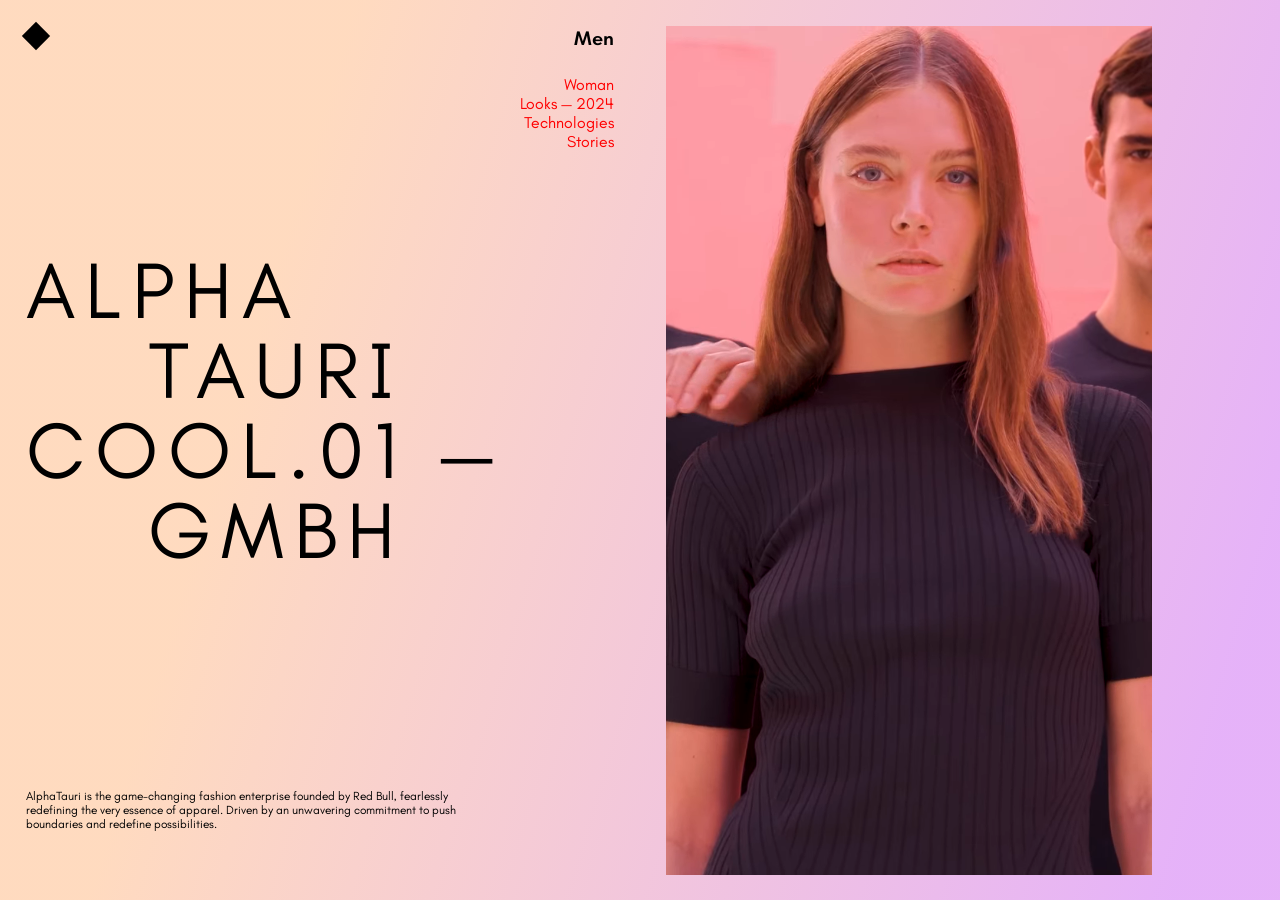
<file: index.html>
<!DOCTYPE html>
<html lang="en">
  <head>
    <meta charset="UTF-8" />
    <meta name="viewport" content="width=device-width, initial-scale=1.0" />
    <title>Alpha Tauri</title>

    <!-- Fonts -->
    <link rel="preconnect" href="https://fonts.googleapis.com" />
    <link rel="preconnect" href="https://fonts.gstatic.com" crossorigin />
    <link
      href="https://fonts.googleapis.com/css2?family=Teachers:ital,wght@0,400..800;1,400..800&display=swap"
      rel="stylesheet"
    />

    <!-- Custom -->
    <link rel="stylesheet" href="styles.css" />
  </head>
  <body>
    <div class="container">
      <header>
        <p class="logo"></p>
        <nav>
          <ul>
            <li>Men</li>
            <li>Woman</li>
            <li>Looks — 2024</li>
            <li>Technologies</li>
            <li>Stories</li>
          </ul>
        </nav>
      </header>
      <main>
        <h1>ALPHA <br />&emsp; TAURI <br />COOL.01 — <br />&emsp; GMBH</h1>
      </main>
      <footer>
        <p>
          AlphaTauri is the game-changing fashion enterprise founded by Red
          Bull, fearlessly redefining the very essence of apparel. Driven by an
          unwavering commitment to push boundaries and redefine possibilities.
        </p>
      </footer>
      <aside>
        <video src="./3Dknit-Header.webm" autoplay muted loop></video>
      </aside>
    </div>
  </body>
</html>
</file>
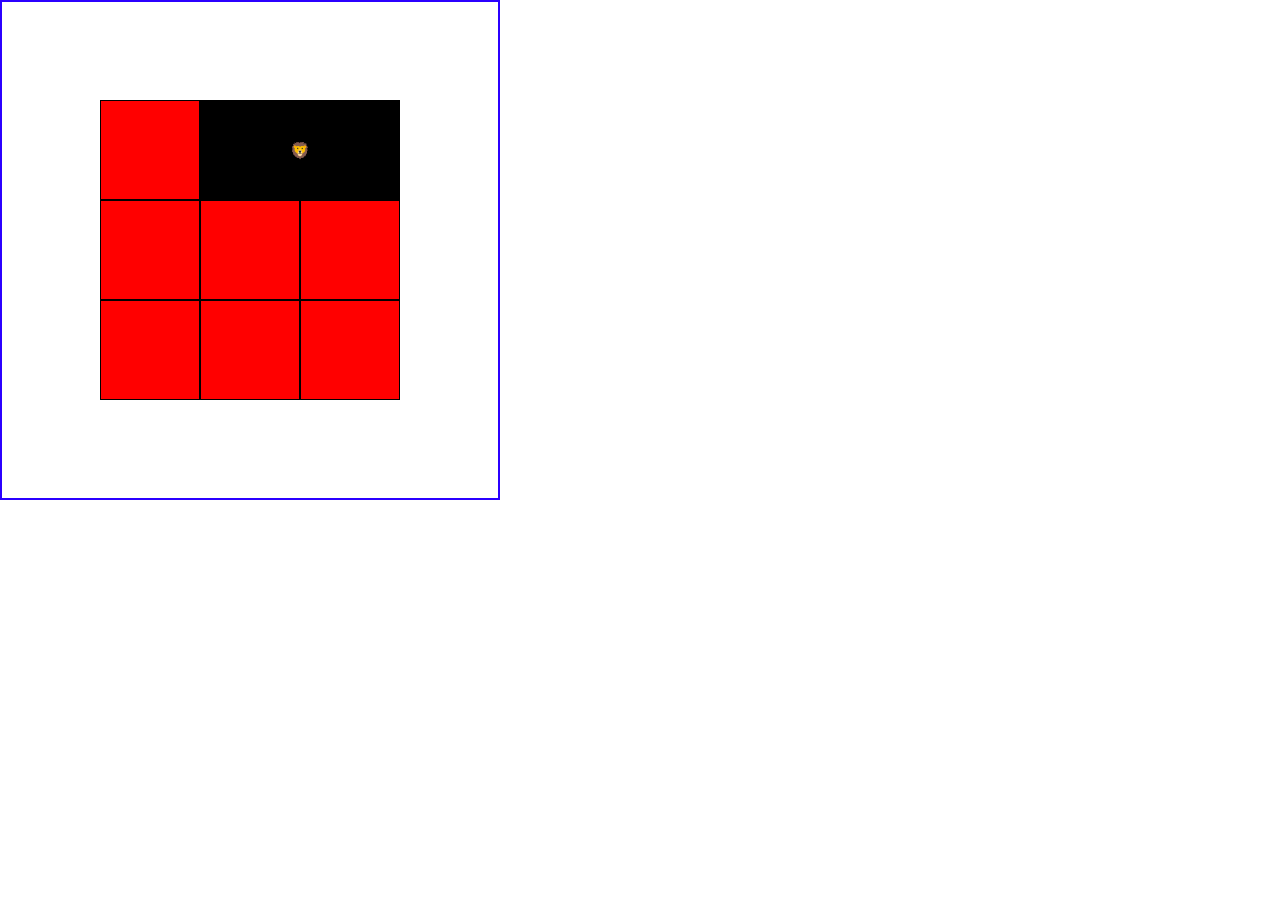
<file: lion/index.html>
<!DOCTYPE html>
<html lang="en">

<head>
    <meta charset="UTF-8">
    <meta name="viewport" content="width=device-width, initial-scale=1.0">
    <title>Alpha-tauri</title>
    <link rel="stylesheet" href="style.css">
</head>

<body>
    <div class="parent">
        <div class="box"></div>
        <div class="box"></div>
        <div class="box"></div>
        <div class="box"></div>
        <div class="box"></div>
        <div class="box"></div>
        <div class="box"></div>
        <div class="box Lion">🦁</div>
    </div>
</body>

</html>
</file>
<file: styles.css>
* {
    margin: 0;
    padding: 0;
    box-sizing: border-box;
  }
  
  body {
    font-family: "Teachers", sans-serif;
    background: linear-gradient(
      106.5deg,
      rgba(255, 215, 185, 0.91) 23%,
      rgba(223, 159, 247, 0.8) 93%
    );
    animation-name: golgol;
    animation-duration: 5s;
    animation-iteration-count: infinite;
    animation-timing-function: ease;
  }
  
  ::selection {
    background: red;
    color: white;
  }
  
  @keyframes golgol {
    0% {
      background: linear-gradient(
        20deg,
        rgba(255, 215, 185, 0.91) 23%,
        rgba(223, 159, 247, 0.8) 93%
      );
    }
    25% {
      background: linear-gradient(
        80deg,
        rgba(255, 215, 185, 0.91) 23%,
        rgba(223, 159, 247, 0.8) 93%
      );
    }
    50% {
      background: linear-gradient(
        120deg,
        rgba(255, 215, 185, 0.91) 23%,
        rgba(223, 159, 247, 0.8) 93%
      );
    }
    100% {
      background: linear-gradient(
        160deg,
        rgba(255, 215, 185, 0.91) 23%,
        rgba(223, 159, 247, 0.8) 93%
      );
    }
  }
  
  .container {
    height: 100vh;
    width: 100vw;
    display: grid;
    grid-template-columns: 50% 50%;
    grid-template-rows: 25% 55% 20%;
  }
  
  header,
  main,
  footer,
  aside {
    padding: 2vw;
  }
  
  /* Header */
  header {
    display: flex;
    justify-content: space-between;
  }
  
  .logo {
    height: 20px;
    width: 20px;
    background: black;
    transform: rotate(45deg);
    transition: 0.5s ease;
  }
  
  .logo:hover {
    cursor: pointer;
    transform: rotate(90deg);
    border-radius: 6px;
  }
  
  header ul {
    list-style: none;
    text-align: right;
    color: red;
    cursor: pointer;
  }
  
  header ul li:first-child {
    font-weight: 600;
    margin-bottom: 25px;
    color: black;
    font-size: 20px;
  }
  
  /* Main */
  h1 {
    font-size: 80px;
    font-weight: 400;
    line-height: 1;
    letter-spacing: 10px;
  }
  /* Footer */
  footer {
    align-self: center;
  }
  footer p {
    font-size: 12px;
    width: 80%;
  }
  
  /* ASIDE */
  aside {
    grid-column: 2;
    grid-row: 1 / -1;
    padding-right: 10vw;
  }
  
  aside video {
    height: 100%;
    width: 100%;
    object-fit: cover;
  }
  
  /* 
      MARK: Responsive
  */
  @media screen and (max-width: 680px) {
    .container {
      grid-template-columns: 100%;
      grid-template-rows: 25% 30% 15% 30%;
    }
    h1 {
      font-size: 60px;
      font-weight: 500;
    }
    footer p {
      width: 100%;
    }
    aside {
      grid-row: 4;
      grid-column: 1;
      padding: 0;
    }
  }
</file>
<file: lion/style.css>
*{
    margin: 0;
    padding: 0;
    box-sizing: border-box;
}

.parent{
height: 500px;
width: 500px;
border: 2px solid rgb(43, 0, 255);
grid-template-columns: 100px 100px 100px;
grid-template-rows: 100px 100px 100px;
display: grid;
justify-content: center;
align-content: center;
justify-items: center;
align-items: center;
}

.box{
    background: red;
    border: 1px solid black;
    height: 100%;
    width: 100%;
}

.Lion{
    background-color: black;
    grid-row-start: 1;
    grid-column-end: 4;
    grid-column-start: 1;
    grid-column: 2/-1;
    display: flex;
    justify-content: center;
    align-items: center;
}
</file>
